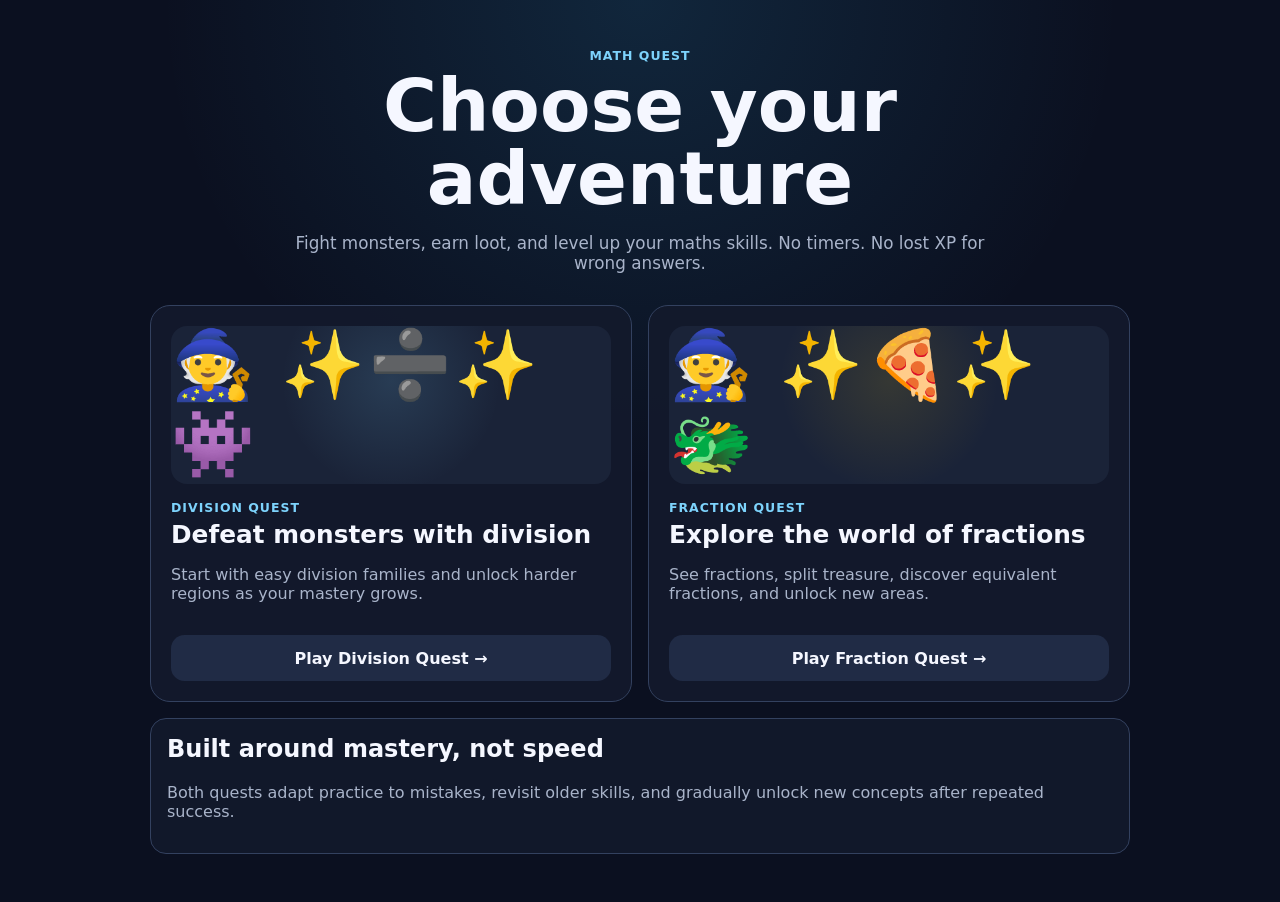
<file: index.html>
<!doctype html>
<html lang="en">
<head>
  <meta charset="utf-8" />
  <meta name="viewport" content="width=device-width, initial-scale=1" />
  <meta name="theme-color" content="#111827" />
  <title>Math Quest</title>
  <link rel="stylesheet" href="styles.css" />
  <link rel="stylesheet" href="launcher.css" />
</head>
<body>
  <main class="app-shell launcher-shell">
    <header class="launcher-header">
      <p class="eyebrow">Math Quest</p>
      <h1>Choose your adventure</h1>
      <p>Fight monsters, earn loot, and level up your maths skills. No timers. No lost XP for wrong answers.</p>
    </header>

    <section class="quest-grid" aria-label="Choose a maths quest">
      <a class="quest-card division-card" href="division.html">
        <div class="quest-art" aria-hidden="true">🧙 ✨➗✨ 👾</div>
        <div>
          <p class="eyebrow">Division Quest</p>
          <h2>Defeat monsters with division</h2>
          <p>Start with easy division families and unlock harder regions as your mastery grows.</p>
        </div>
        <span class="quest-button">Play Division Quest →</span>
      </a>

      <a class="quest-card fraction-card" href="fraction.html">
        <div class="quest-art" aria-hidden="true">🧙 ✨🍕✨ 🐲</div>
        <div>
          <p class="eyebrow">Fraction Quest</p>
          <h2>Explore the world of fractions</h2>
          <p>See fractions, split treasure, discover equivalent fractions, and unlock new areas.</p>
        </div>
        <span class="quest-button">Play Fraction Quest →</span>
      </a>
    </section>

    <section class="parent-note">
      <h2>Built around mastery, not speed</h2>
      <p>Both quests adapt practice to mistakes, revisit older skills, and gradually unlock new concepts after repeated success.</p>
    </section>
  </main>
</body>
</html>
</file>
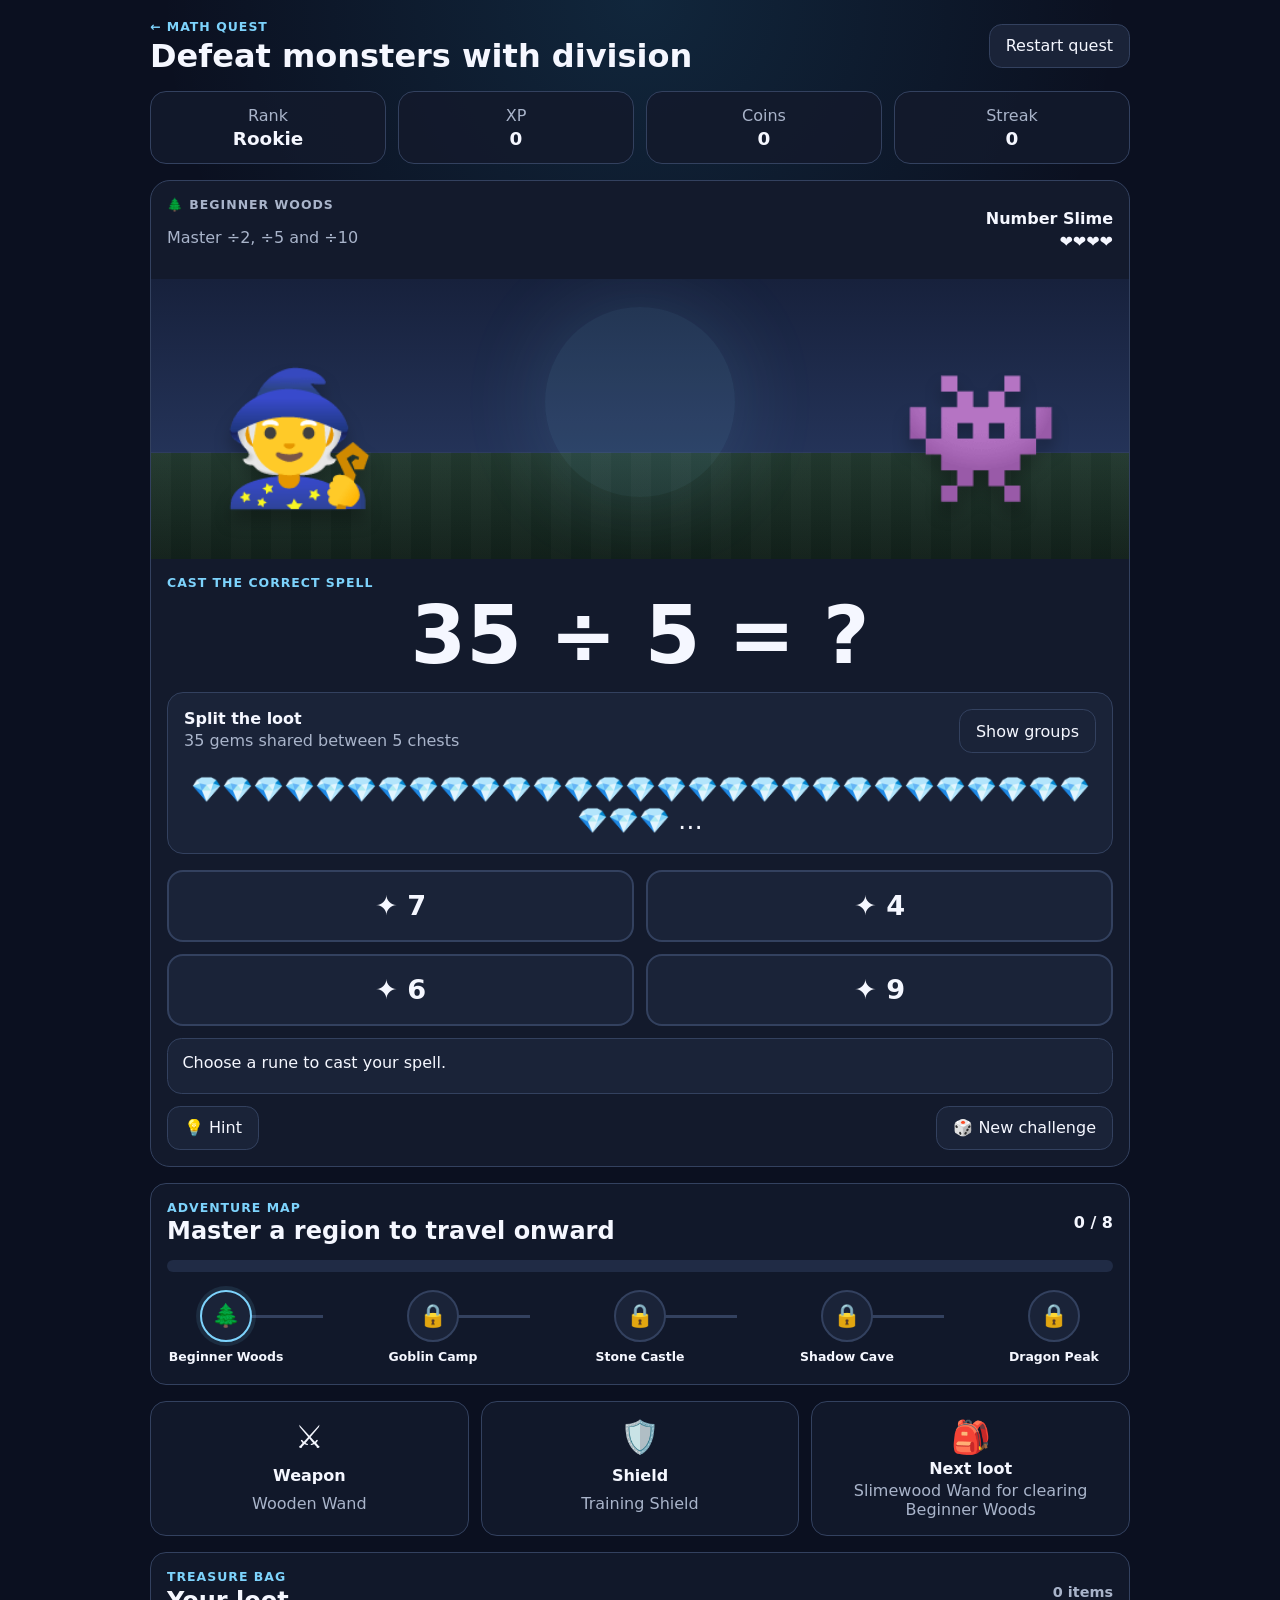
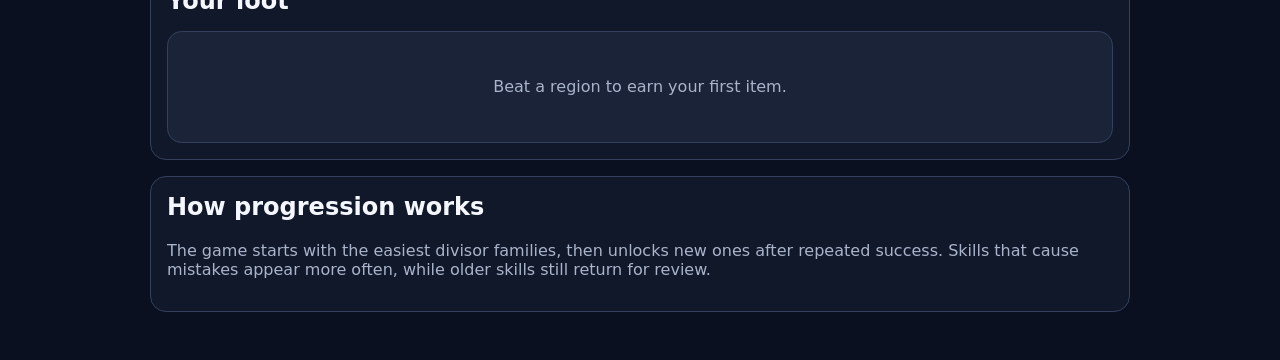
<file: division.html>
<!doctype html>
<html lang="en">
<head>
  <meta charset="utf-8" />
  <meta name="viewport" content="width=device-width, initial-scale=1" />
  <meta name="theme-color" content="#111827" />
  <title>Division Quest</title>
  <link rel="stylesheet" href="styles.css" />
</head>
<body>
  <main class="app-shell">
    <header class="topbar">
      <div>
        <a href="index.html" class="eyebrow" style="text-decoration:none">← Math Quest</a>
        <h1>Defeat monsters with division</h1>
      </div>
      <button id="resetGame" class="secondary-button" type="button">Restart quest</button>
    </header>

    <section class="stats" aria-label="Player stats">
      <div class="stat-card"><span>Rank</span><strong id="rank">Rookie</strong></div>
      <div class="stat-card"><span>XP</span><strong id="xp">0</strong></div>
      <div class="stat-card"><span>Coins</span><strong id="coins">0</strong></div>
      <div class="stat-card"><span>Streak</span><strong id="streak">0</strong></div>
    </section>

    <section class="battle-card">
      <div class="battle-header">
        <div>
          <p class="eyebrow" id="zoneName">Beginner Woods</p>
          <p id="zoneGoal">Master ÷2, ÷5 and ÷10</p>
        </div>
        <div class="enemy-meta">
          <strong id="enemyName">Number Slime</strong>
          <div id="enemyHearts" class="hearts" aria-label="Enemy health"></div>
        </div>
      </div>

      <div class="battle-scene" aria-label="Battle scene">
        <div class="sky-glow"></div>
        <div class="ground"></div>
        <div id="hero" class="fighter hero" aria-label="Player wizard">🧙</div>
        <div id="spellOrb" class="spell-orb" aria-hidden="true">✨➗✨</div>
        <div id="monster" class="fighter monster" aria-label="Enemy">👾</div>
      </div>

      <div class="problem-panel">
        <p class="eyebrow">Cast the correct spell</p>
        <div id="question" class="question">20 ÷ 5 = ?</div>

        <div class="visual-math">
          <div class="visual-copy">
            <strong>Split the loot</strong>
            <span id="visualLabel">20 gems shared between 5 chests</span>
          </div>
          <button id="showGroups" class="secondary-button" type="button">Show groups</button>
          <div id="groups" class="groups" aria-live="polite"></div>
        </div>

        <div id="answers" class="answers" aria-label="Answer choices"></div>

        <div id="feedback" class="feedback" aria-live="polite">
          Choose a rune to cast your spell.
        </div>

        <div class="problem-actions">
          <button id="hintButton" class="secondary-button" type="button">💡 Hint</button>
          <button id="newProblemButton" class="secondary-button" type="button">🎲 New challenge</button>
        </div>
      </div>
    </section>

    <section class="progress-card">
      <div class="section-heading">
        <div>
          <p class="eyebrow">Adventure map</p>
          <h2>Master a region to travel onward</h2>
        </div>
        <strong id="masteryLabel">0 / 8</strong>
      </div>
      <div class="progress-track"><div id="masteryBar" class="progress-fill"></div></div>
      <div id="adventureMap" class="adventure-map" aria-label="Adventure map"></div>
    </section>

    <section class="loot-grid">
      <div class="loot-card"><span class="loot-icon">⚔️</span><strong>Weapon</strong><span id="weapon">Wooden Wand</span></div>
      <div class="loot-card"><span class="loot-icon">🛡️</span><strong>Shield</strong><span id="shield">Training Shield</span></div>
      <div class="loot-card"><span class="loot-icon">🎒</span><strong>Next loot</strong><span id="nextLoot">Silver Staff at 50 XP</span></div>
    </section>


    <section class="inventory-card">
      <div class="section-heading">
        <div>
          <p class="eyebrow">Treasure bag</p>
          <h2>Your loot</h2>
        </div>
        <span id="inventoryCount" class="inventory-count">0 items</span>
      </div>
      <div id="lootInventory" class="inventory-grid">
        <div class="empty-inventory">Beat a region to earn your first item.</div>
      </div>
    </section>

    <section class="parent-note">
      <h2>How progression works</h2>
      <p>The game starts with the easiest divisor families, then unlocks new ones after repeated success. Skills that cause mistakes appear more often, while older skills still return for review.</p>
    </section>
  </main>


  <div id="lootDrop" class="loot-drop hidden" role="dialog" aria-modal="true" aria-labelledby="lootDropTitle">
    <div class="loot-drop-card">
      <div class="loot-rays" aria-hidden="true"></div>
      <p class="eyebrow">Region complete</p>
      <div id="lootDropIcon" class="loot-drop-icon">🗡️</div>
      <h2 id="lootDropTitle">Loot found!</h2>
      <h3 id="lootDropName">Slimewood Wand</h3>
      <p id="lootDropDescription">A trophy from your adventure.</p>
      <button id="lootContinue" class="loot-continue" type="button">Take loot & continue →</button>
    </div>
  </div>


  <script src="app.js"></script>
</body>
</html>
</file>
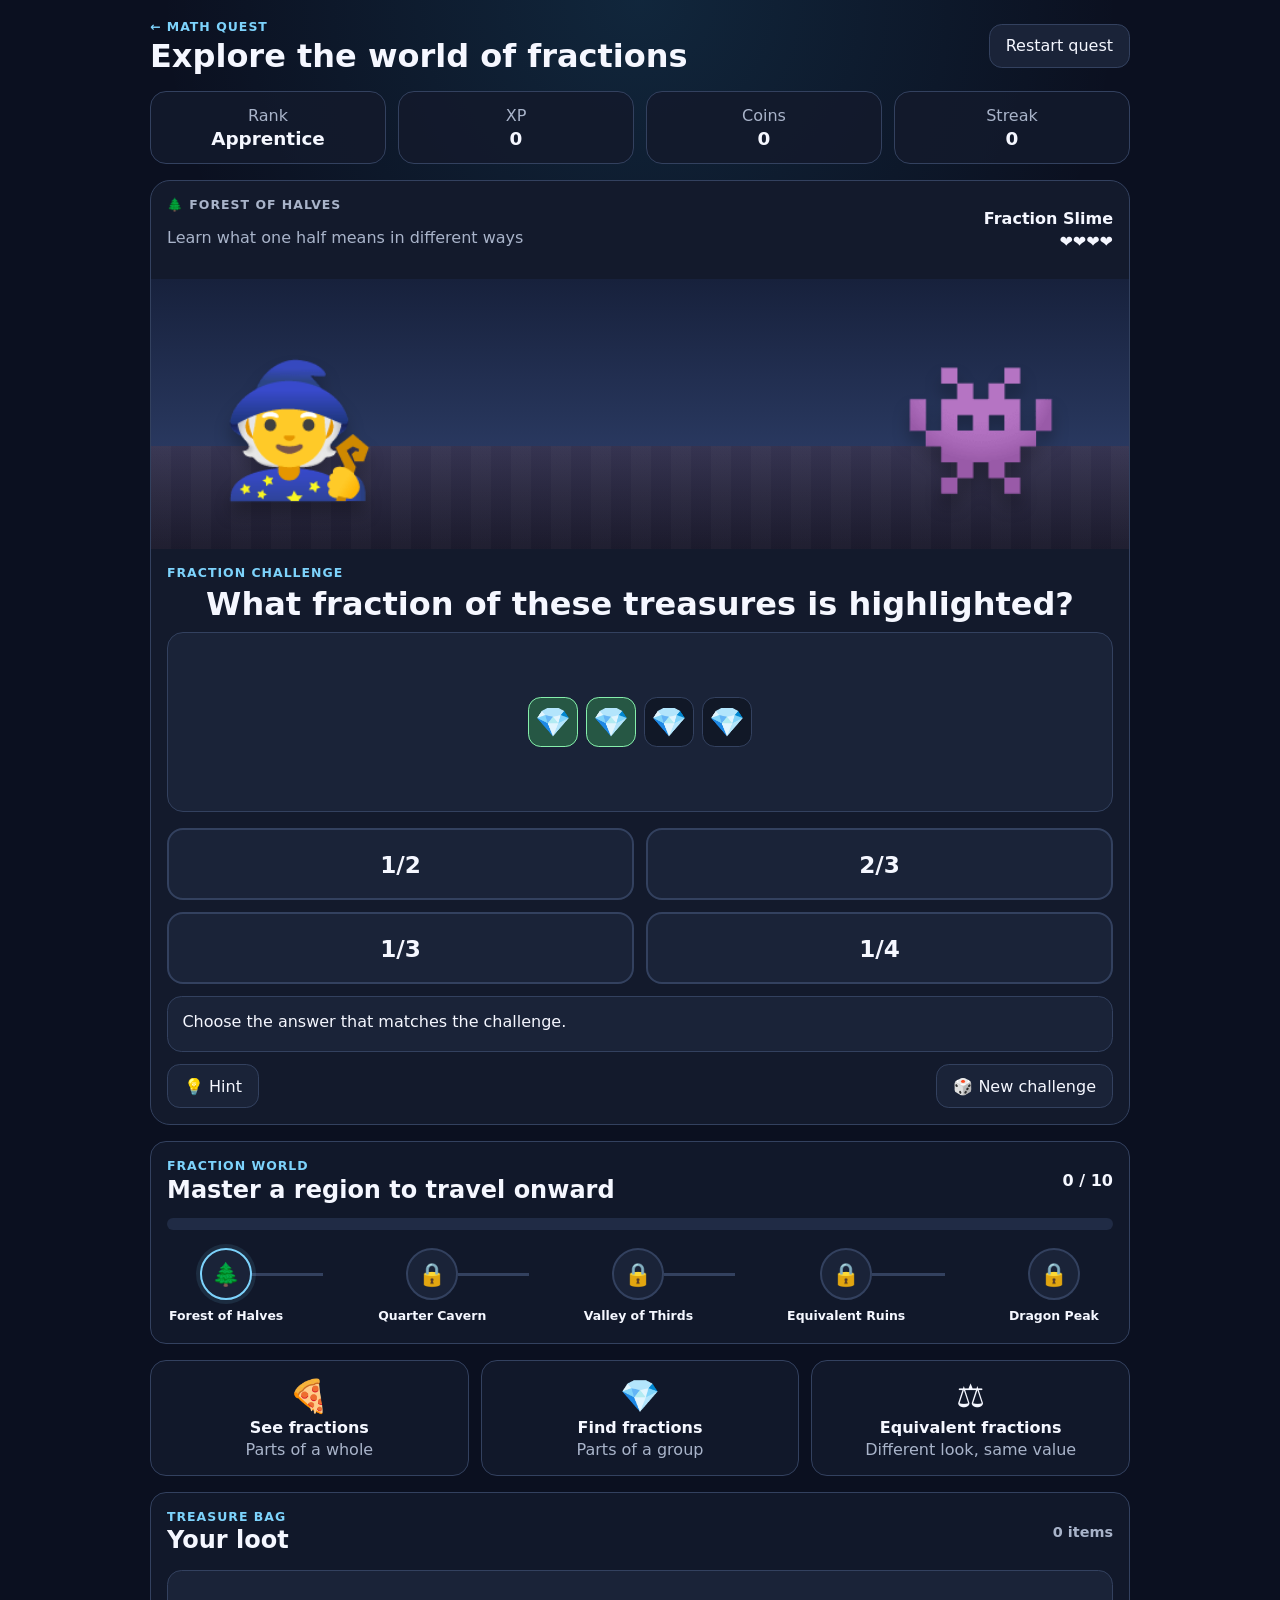
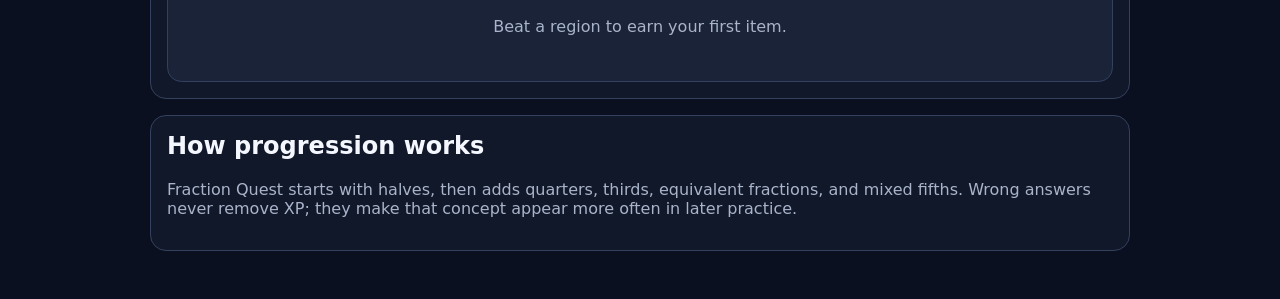
<file: fraction.html>
<!doctype html>
<html lang="en">
<head>
  <meta charset="utf-8" />
  <meta name="viewport" content="width=device-width, initial-scale=1" />
  <meta name="theme-color" content="#111827" />
  <title>Fraction Quest</title>
  <link rel="stylesheet" href="styles.css" />
  <link rel="stylesheet" href="fraction.css" />
</head>
<body>
  <main class="app-shell">
    <header class="topbar">
      <div>
        <a href="index.html" class="eyebrow" style="text-decoration:none">← Math Quest</a>
        <h1>Explore the world of fractions</h1>
      </div>
      <button id="resetFractionGame" class="secondary-button" type="button">Restart quest</button>
    </header>

    <section class="stats" aria-label="Player stats">
      <div class="stat-card"><span>Rank</span><strong id="fractionRank">Apprentice</strong></div>
      <div class="stat-card"><span>XP</span><strong id="fractionXp">0</strong></div>
      <div class="stat-card"><span>Coins</span><strong id="fractionCoins">0</strong></div>
      <div class="stat-card"><span>Streak</span><strong id="fractionStreak">0</strong></div>
    </section>

    <section class="battle-card">
      <div class="battle-header">
        <div>
          <p class="eyebrow" id="fractionZone">Forest of Halves</p>
          <p id="fractionSkill">Learn what 1/2 means</p>
        </div>
        <div class="enemy-meta">
          <strong id="fractionEnemyName">Fraction Slime</strong>
          <div id="fractionHearts" class="hearts" aria-label="Enemy health"></div>
        </div>
      </div>

      <div class="fraction-scene" aria-label="Fraction battle scene">
        <div class="fraction-ground"></div>
        <div id="fractionHero" class="fraction-fighter fraction-hero" aria-label="Player wizard">🧙</div>
        <div id="fractionOrb" class="fraction-orb" aria-hidden="true">✨🍕✨</div>
        <div id="fractionMonster" class="fraction-fighter fraction-monster" aria-label="Enemy">👾</div>
      </div>

      <div class="problem-panel">
        <p class="eyebrow">Fraction challenge</p>
        <h2 id="fractionPrompt" class="fraction-prompt">Which fraction matches the picture?</h2>

        <div id="fractionVisual" class="fraction-visual" aria-live="polite"></div>

        <div id="fractionAnswers" class="answers" aria-label="Answer choices"></div>

        <div id="fractionFeedback" class="feedback" aria-live="polite">
          Choose the answer that matches the picture.
        </div>

        <div class="problem-actions">
          <button id="fractionHint" class="secondary-button" type="button">💡 Hint</button>
          <button id="fractionNewProblem" class="secondary-button" type="button">🎲 New challenge</button>
        </div>
      </div>
    </section>

    <section class="progress-card">
      <div class="section-heading">
        <div>
          <p class="eyebrow">Fraction world</p>
          <h2>Master a region to travel onward</h2>
        </div>
        <strong id="fractionMasteryLabel">0 / 6</strong>
      </div>
      <div class="progress-track"><div id="fractionMasteryBar" class="progress-fill"></div></div>
      <div id="fractionMap" class="adventure-map" aria-label="Fraction adventure map"></div>
    </section>

    <section class="loot-grid">
      <div class="loot-card"><span class="loot-icon">🍕</span><strong>See fractions</strong><span>Parts of a whole</span></div>
      <div class="loot-card"><span class="loot-icon">💎</span><strong>Find fractions</strong><span>Parts of a group</span></div>
      <div class="loot-card"><span class="loot-icon">⚖️</span><strong>Equivalent fractions</strong><span>Different look, same value</span></div>
    </section>


    <section class="inventory-card">
      <div class="section-heading">
        <div>
          <p class="eyebrow">Treasure bag</p>
          <h2>Your loot</h2>
        </div>
        <span id="fractionInventoryCount" class="inventory-count">0 items</span>
      </div>
      <div id="fractionLootInventory" class="inventory-grid">
        <div class="empty-inventory">Beat a region to earn your first item.</div>
      </div>
    </section>

    <section class="parent-note">
      <h2>How progression works</h2>
      <p>Fraction Quest starts with halves, then adds quarters, thirds, equivalent fractions, and mixed fifths. Wrong answers never remove XP; they make that concept appear more often in later practice.</p>
    </section>
  </main>


  <div id="fractionLootDrop" class="loot-drop hidden" role="dialog" aria-modal="true" aria-labelledby="fractionLootDropTitle">
    <div class="loot-drop-card">
      <div class="loot-rays" aria-hidden="true"></div>
      <p class="eyebrow">Region complete</p>
      <div id="fractionLootDropIcon" class="loot-drop-icon">🪄</div>
      <h2 id="fractionLootDropTitle">Loot found!</h2>
      <h3 id="fractionLootDropName">Halfmoon Charm</h3>
      <p id="fractionLootDropDescription">A trophy from your adventure.</p>
      <button id="fractionLootContinue" class="loot-continue" type="button">Take loot & continue →</button>
    </div>
  </div>


  <script src="fraction.js"></script>
</body>
</html>
</file>
<file: styles.css>
:root {
  color-scheme: dark;
  --bg: #0b1020;
  --panel: #131a2c;
  --card: #1a2338;
  --card-2: #202b45;
  --text: #f5f7ff;
  --muted: #a9b4ca;
  --border: #33415f;
  --accent: #7dd3fc;
  --accent-strong: #38bdf8;
  --success: #86efac;
  --danger: #fca5a5;
  --gold: #facc15;
}

* { box-sizing: border-box; }

body {
  margin: 0;
  min-width: 320px;
  background:
    radial-gradient(circle at top, rgba(56,189,248,.13), transparent 30rem),
    var(--bg);
  color: var(--text);
  font-family: Inter, ui-sans-serif, system-ui, -apple-system, BlinkMacSystemFont, "Segoe UI", sans-serif;
}

button { font: inherit; }

button:focus-visible {
  outline: 3px solid var(--accent);
  outline-offset: 3px;
}

.app-shell {
  width: min(100% - 1.25rem, 980px);
  margin: 0 auto;
  padding: 1rem 0 3rem;
}

.topbar,
.battle-header,
.section-heading,
.problem-actions,
.visual-math {
  display: flex;
  align-items: center;
  justify-content: space-between;
  gap: 1rem;
  flex-wrap: wrap;
}

.topbar h1,
.section-heading h2 {
  margin: .15rem 0 0;
}

.eyebrow {
  margin: 0;
  color: var(--accent);
  font-weight: 800;
  text-transform: uppercase;
  letter-spacing: .08em;
  font-size: .78rem;
}

.secondary-button {
  min-height: 44px;
  border: 1px solid var(--border);
  background: var(--card);
  color: var(--text);
  border-radius: .8rem;
  padding: .65rem 1rem;
  cursor: pointer;
}

.secondary-button:hover { border-color: var(--accent); }

.stats {
  display: grid;
  grid-template-columns: repeat(4, 1fr);
  gap: .75rem;
  margin: 1rem 0;
}

.stat-card,
.loot-card,
.parent-note,
.progress-card {
  border: 1px solid var(--border);
  background: rgba(19,26,44,.88);
  border-radius: 1rem;
}

.stat-card {
  padding: .85rem;
  text-align: center;
}

.stat-card span,
.loot-card span:last-child,
.visual-copy span,
.battle-header p,
.parent-note p {
  color: var(--muted);
}

.stat-card strong {
  display: block;
  margin-top: .2rem;
  font-size: 1.15rem;
}

.battle-card {
  overflow: hidden;
  border: 1px solid var(--border);
  background: var(--panel);
  border-radius: 1.25rem;
}

.battle-header {
  padding: 1rem;
}

.enemy-meta { text-align: right; }

.hearts { margin-top: .25rem; }

.battle-scene {
  position: relative;
  min-height: 280px;
  overflow: hidden;
  background:
    linear-gradient(180deg, #17213c 0%, #243358 62%, #1c3329 62%, #14251e 100%);
}

.sky-glow {
  position: absolute;
  width: 190px;
  height: 190px;
  left: 50%;
  top: 28px;
  transform: translateX(-50%);
  border-radius: 50%;
  background: rgba(125,211,252,.1);
  box-shadow: 0 0 90px rgba(125,211,252,.14);
}

.ground {
  position: absolute;
  inset: auto 0 0;
  height: 38%;
  background:
    linear-gradient(rgba(255,255,255,.025), rgba(0,0,0,.15)),
    repeating-linear-gradient(90deg, rgba(255,255,255,.025) 0 20px, transparent 20px 40px);
}

.fighter {
  position: absolute;
  bottom: 16%;
  font-size: clamp(5rem, 13vw, 8rem);
  filter: drop-shadow(0 12px 8px rgba(0,0,0,.25));
  user-select: none;
}

.hero { left: 7%; }
.monster { right: 7%; }

.spell-orb {
  position: absolute;
  left: 28%;
  right: 28%;
  top: 44%;
  text-align: center;
  font-size: 2rem;
  opacity: 0;
}

.hero.cast { animation: cast .45s ease; }
.monster.hit { animation: hit .38s ease; }
.spell-orb.go { animation: orb .6s ease; }

@keyframes cast {
  50% { transform: translateY(-12px) scale(1.06); }
}

@keyframes hit {
  25% { transform: translateX(-12px) rotate(-5deg); }
  65% { transform: translateX(8px) rotate(4deg); }
}

@keyframes orb {
  0% { opacity: 0; transform: translateX(-90px) scale(.6); }
  30% { opacity: 1; }
  100% { opacity: 0; transform: translateX(110px) scale(1.25); }
}

.problem-panel { padding: 1rem; }

.question {
  margin: .4rem 0 1rem;
  text-align: center;
  font-size: clamp(2.6rem, 9vw, 5rem);
  line-height: 1;
  font-weight: 900;
}

.visual-math {
  align-items: flex-start;
  border: 1px solid var(--border);
  background: var(--card);
  border-radius: 1rem;
  padding: 1rem;
}

.visual-copy {
  display: grid;
  gap: .2rem;
}

.groups {
  flex-basis: 100%;
  display: flex;
  flex-wrap: wrap;
  justify-content: center;
  gap: .5rem;
  min-height: 58px;
  padding-top: .35rem;
}

.gem-cloud {
  font-size: 1.55rem;
  line-height: 1.25;
  text-align: center;
  overflow-wrap: anywhere;
}

.chest {
  min-width: 64px;
  padding: .45rem;
  border: 1px solid var(--border);
  border-radius: .8rem;
  background: var(--card-2);
  text-align: center;
}

.chest-gems {
  font-size: .9rem;
  overflow-wrap: anywhere;
}

.answers {
  display: grid;
  grid-template-columns: repeat(2, 1fr);
  gap: .75rem;
  margin-top: 1rem;
}

.answer-button {
  min-height: 72px;
  border: 2px solid var(--border);
  background: var(--card);
  color: var(--text);
  border-radius: 1rem;
  font-size: 1.7rem;
  font-weight: 900;
  cursor: pointer;
}

.answer-button:hover:not(:disabled) {
  border-color: var(--accent);
  transform: translateY(-1px);
}

.answer-button:disabled {
  opacity: .4;
  cursor: default;
}

.feedback {
  min-height: 56px;
  margin-top: .75rem;
  padding: .9rem;
  border-radius: .9rem;
  border: 1px solid var(--border);
  background: var(--card);
}

.problem-actions { margin-top: .75rem; }

.progress-card,
.parent-note {
  margin-top: 1rem;
  padding: 1rem;
}

.progress-track {
  height: 12px;
  background: var(--card-2);
  border-radius: 999px;
  overflow: hidden;
  margin-top: .9rem;
}

.progress-fill {
  height: 100%;
  width: 0%;
  background: linear-gradient(90deg, var(--accent), var(--success));
  border-radius: inherit;
  transition: width .3s ease;
}

.adventure-map {
  display: flex;
  align-items: flex-start;
  justify-content: space-between;
  gap: .5rem;
  overflow-x: auto;
  padding: 1.15rem .1rem .25rem;
}

.map-node {
  position: relative;
  min-width: 115px;
  text-align: center;
  color: var(--muted);
}

.map-node::after {
  content: "";
  position: absolute;
  top: 25px;
  left: 72%;
  width: 62%;
  height: 3px;
  background: var(--border);
}

.map-node:last-child::after { display: none; }

.map-icon {
  position: relative;
  z-index: 1;
  display: grid;
  place-items: center;
  width: 52px;
  height: 52px;
  margin: auto;
  border: 2px solid var(--border);
  border-radius: 50%;
  background: var(--card);
  font-size: 1.4rem;
}

.map-node.current .map-icon {
  border-color: var(--accent);
  box-shadow: 0 0 0 4px rgba(125,211,252,.1);
}

.map-node.done .map-icon {
  border-color: var(--success);
}

.map-node strong {
  display: block;
  margin-top: .45rem;
  color: var(--text);
  font-size: .78rem;
}

.loot-grid {
  display: grid;
  grid-template-columns: repeat(3, 1fr);
  gap: .75rem;
  margin-top: 1rem;
}

.loot-card {
  padding: 1rem;
  text-align: center;
  display: grid;
  gap: .2rem;
}

.loot-icon { font-size: 2rem; }

.parent-note h2 { margin-top: 0; }

@media (max-width: 640px) {
  .stats { grid-template-columns: repeat(2, 1fr); }
  .loot-grid { grid-template-columns: 1fr; }
  .battle-scene { min-height: 220px; }
  .fighter { bottom: 18%; }
  .hero { left: 4%; }
  .monster { right: 4%; }
  .enemy-meta { text-align: left; }
}

@media (prefers-reduced-motion: reduce) {
  *, *::before, *::after {
    scroll-behavior: auto !important;
    animation: none !important;
    transition: none !important;
  }
}

.inventory-card {
  margin-top: 1rem;
  padding: 1rem;
  border: 1px solid var(--border);
  border-radius: 1rem;
  background: rgba(19,26,44,.88);
}

.inventory-count {
  color: var(--muted);
  font-size: .9rem;
  font-weight: 700;
}

.inventory-grid {
  display: grid;
  grid-template-columns: repeat(auto-fit, minmax(150px, 1fr));
  gap: .75rem;
  margin-top: 1rem;
}

.inventory-item,
.empty-inventory {
  min-height: 112px;
  padding: .85rem;
  border: 1px solid var(--border);
  border-radius: .9rem;
  background: var(--card);
}

.inventory-item {
  display: grid;
  align-content: center;
  justify-items: center;
  gap: .2rem;
  text-align: center;
}

.inventory-item-icon {
  font-size: 2rem;
}

.inventory-item small,
.empty-inventory {
  color: var(--muted);
}

.empty-inventory {
  display: grid;
  place-items: center;
  text-align: center;
}

.loot-drop {
  position: fixed;
  z-index: 1000;
  inset: 0;
  display: grid;
  place-items: center;
  padding: 1rem;
  background: rgba(4,8,18,.82);
  backdrop-filter: blur(7px);
}

.loot-drop.hidden {
  display: none;
}

.loot-drop-card {
  position: relative;
  width: min(100%, 430px);
  overflow: hidden;
  padding: 1.5rem;
  border: 2px solid var(--gold);
  border-radius: 1.4rem;
  background: var(--panel);
  box-shadow: 0 24px 80px rgba(0,0,0,.45);
  text-align: center;
}

.loot-rays {
  position: absolute;
  width: 260px;
  height: 260px;
  top: -135px;
  left: 50%;
  transform: translateX(-50%);
  border-radius: 50%;
  background: radial-gradient(circle, rgba(250,204,21,.3), rgba(250,204,21,0) 70%);
  pointer-events: none;
}

.loot-drop-icon {
  position: relative;
  margin: .7rem 0 .2rem;
  font-size: 5rem;
  filter: drop-shadow(0 6px 14px rgba(250,204,21,.25));
  animation: loot-pop .5s ease;
}

.loot-drop-card h2 {
  margin: .2rem 0;
}

.loot-drop-card h3 {
  margin: .35rem 0;
  color: var(--gold);
  font-size: 1.4rem;
}

.loot-drop-card p:not(.eyebrow) {
  color: var(--muted);
}

.loot-continue {
  width: 100%;
  min-height: 50px;
  margin-top: .7rem;
  border: 0;
  border-radius: .9rem;
  background: var(--gold);
  color: #181200;
  font-weight: 900;
  cursor: pointer;
}

@keyframes loot-pop {
  0% { transform: scale(.45) rotate(-10deg); opacity: 0; }
  70% { transform: scale(1.12) rotate(3deg); opacity: 1; }
  100% { transform: scale(1) rotate(0); }
}
</file>
<file: launcher.css>
.launcher-shell {
  padding-top: 2rem;
}

.launcher-header {
  max-width: 720px;
  margin: 1rem auto 2rem;
  text-align: center;
}

.launcher-header h1 {
  margin: .35rem 0 .75rem;
  font-size: clamp(2.2rem, 8vw, 4.6rem);
  line-height: 1;
}

.launcher-header > p:last-child {
  color: var(--muted);
  font-size: 1.05rem;
}

.quest-grid {
  display: grid;
  grid-template-columns: repeat(2, 1fr);
  gap: 1rem;
}

.quest-card {
  display: flex;
  min-height: 390px;
  flex-direction: column;
  justify-content: space-between;
  gap: 1rem;
  padding: 1.25rem;
  border: 1px solid var(--border);
  border-radius: 1.25rem;
  background: rgba(19,26,44,.92);
  color: var(--text);
  text-decoration: none;
  transition: transform .16s ease, border-color .16s ease;
}

.quest-card:hover {
  transform: translateY(-3px);
  border-color: var(--accent);
}

.quest-card:focus-visible {
  outline: 3px solid var(--accent);
  outline-offset: 4px;
}

.quest-card h2 {
  margin: .35rem 0 .5rem;
  font-size: 1.55rem;
}

.quest-card p:not(.eyebrow) {
  color: var(--muted);
}

.quest-art {
  display: grid;
  min-height: 150px;
  place-items: center;
  border-radius: 1rem;
  background:
    radial-gradient(circle at 50% 35%, rgba(125,211,252,.14), transparent 45%),
    var(--card);
  font-size: clamp(2.3rem, 7vw, 4.2rem);
  letter-spacing: .15rem;
}

.fraction-card .quest-art {
  background:
    radial-gradient(circle at 50% 35%, rgba(250,204,21,.12), transparent 45%),
    var(--card);
}

.quest-button {
  display: inline-flex;
  min-height: 46px;
  align-items: center;
  justify-content: center;
  border-radius: .85rem;
  background: var(--card-2);
  font-weight: 800;
}

@media (max-width: 700px) {
  .quest-grid { grid-template-columns: 1fr; }
  .quest-card { min-height: 330px; }
}
</file>
<file: fraction.css>
.fraction-scene {
  position: relative;
  min-height: 270px;
  overflow: hidden;
  background: linear-gradient(180deg, #17213c 0%, #29385f 62%, #312f4d 62%, #201f34 100%);
}

.fraction-ground {
  position: absolute;
  inset: auto 0 0;
  height: 38%;
  background:
    linear-gradient(rgba(255,255,255,.025), rgba(0,0,0,.15)),
    repeating-linear-gradient(90deg, rgba(255,255,255,.025) 0 20px, transparent 20px 40px);
}

.fraction-fighter {
  position: absolute;
  bottom: 16%;
  font-size: clamp(5rem, 13vw, 8rem);
  filter: drop-shadow(0 12px 8px rgba(0,0,0,.25));
  user-select: none;
}

.fraction-hero { left: 7%; }
.fraction-monster { right: 7%; }

.fraction-orb {
  position: absolute;
  left: 28%;
  right: 28%;
  top: 44%;
  text-align: center;
  font-size: 2rem;
  opacity: 0;
}

.fraction-hero.cast { animation: fraction-cast .45s ease; }
.fraction-monster.hit { animation: fraction-hit .38s ease; }
.fraction-orb.go { animation: fraction-orb .6s ease; }

@keyframes fraction-cast {
  50% { transform: translateY(-12px) scale(1.06); }
}

@keyframes fraction-hit {
  25% { transform: translateX(-12px) rotate(-5deg); }
  65% { transform: translateX(8px) rotate(4deg); }
}

@keyframes fraction-orb {
  0% { opacity: 0; transform: translateX(-90px) scale(.6); }
  30% { opacity: 1; }
  100% { opacity: 0; transform: translateX(110px) scale(1.25); }
}

.fraction-prompt {
  margin: .3rem 0 .6rem;
  text-align: center;
  font-size: clamp(1.45rem, 5vw, 2rem);
}

.fraction-visual {
  display: flex;
  min-height: 180px;
  align-items: center;
  justify-content: center;
  padding: 1rem;
  border: 1px solid var(--border);
  border-radius: 1rem;
  background: var(--card);
}

.fraction-bar {
  display: flex;
  width: min(100%, 440px);
  height: 110px;
  overflow: hidden;
  border: 4px solid var(--border);
  border-radius: 1rem;
  background: #111827;
}

.fraction-piece {
  display: grid;
  flex: 1;
  place-items: center;
  border-right: 2px solid var(--border);
  font-size: 1.7rem;
}

.fraction-piece:last-child { border-right: 0; }

.fraction-piece.filled {
  background:
    radial-gradient(circle at 50% 45%, rgba(255,255,255,.18), transparent 45%),
    #367d62;
}

.circle-challenge {
  display: grid;
  place-items: center;
}

.fraction-circle {
  position: relative;
  display: grid;
  width: 150px;
  height: 150px;
  place-items: center;
  overflow: hidden;
  border: 5px solid var(--border);
  border-radius: 50%;
  background: linear-gradient(90deg, #367d62 0 50%, #111827 50% 100%);
  box-shadow: inset 0 0 0 3px rgba(255,255,255,.05);
}

.fraction-circle::after {
  content: "";
  position: absolute;
  top: 0;
  bottom: 0;
  left: calc(50% - 2px);
  width: 4px;
  background: var(--border);
}

.circle-icon {
  position: relative;
  z-index: 1;
  font-size: 3.4rem;
  filter: drop-shadow(0 3px 2px rgba(0,0,0,.35));
}

.gem-field {
  display: flex;
  max-width: 480px;
  flex-wrap: wrap;
  justify-content: center;
  gap: .5rem;
}

.fraction-gem {
  display: grid;
  width: 50px;
  height: 50px;
  place-items: center;
  border: 1px solid var(--border);
  border-radius: .8rem;
  background: #111827;
  font-size: 1.8rem;
}

.fraction-gem.selected {
  border-color: #86efac;
  background: #265744;
}

.half-of-pile {
  display: flex;
  max-width: 480px;
  flex-wrap: wrap;
  justify-content: center;
  gap: .35rem;
  font-size: 2.25rem;
}

.sharing-scene {
  display: grid;
  width: min(100%, 500px);
  grid-template-columns: 1fr 2fr 1fr;
  align-items: center;
  gap: .8rem;
  text-align: center;
}

.share-player {
  display: grid;
  gap: .25rem;
  place-items: center;
}

.share-player > span {
  font-size: 3.5rem;
}

.share-player small {
  min-width: 42px;
  padding: .25rem .5rem;
  border: 1px solid var(--border);
  border-radius: 999px;
  background: #111827;
  font-size: 1rem;
  font-weight: 900;
}

.share-pile {
  display: grid;
  gap: .45rem;
  padding: .75rem;
  border: 1px solid var(--border);
  border-radius: 1rem;
  background: #111827;
}

.share-pile > div {
  line-height: 1.35;
  overflow-wrap: anywhere;
  font-size: 1.35rem;
}

.choice-visual-grid {
  display: grid;
  width: min(100%, 520px);
  grid-template-columns: repeat(2, 1fr);
  gap: .75rem;
}

.mini-fraction-card {
  display: grid;
  gap: .55rem;
  padding: .75rem;
  border: 1px solid var(--border);
  border-radius: .8rem;
  background: #111827;
}

.mini-fraction-card > strong {
  font-size: 1.1rem;
}

.mini-bar {
  display: flex;
  height: 44px;
  overflow: hidden;
  border: 2px solid var(--border);
  border-radius: .55rem;
}

.mini-piece {
  flex: 1;
  border-right: 1px solid var(--border);
}

.mini-piece:last-child { border-right: 0; }

.mini-piece.filled {
  background: #367d62;
}

.equivalent-display {
  display: flex;
  align-items: center;
  justify-content: center;
  gap: 1.2rem;
  flex-wrap: wrap;
  text-align: center;
}

.big-fraction {
  min-width: 110px;
  padding: .8rem 1rem;
  border: 2px solid var(--border);
  border-radius: 1rem;
  font-size: 2.2rem;
  font-weight: 900;
}

.equal-symbol {
  font-size: 2.4rem;
  font-weight: 900;
  color: var(--accent);
}

.answer-button.fraction-answer {
  font-size: 1.45rem;
}

@media (max-width: 640px) {
  .fraction-scene { min-height: 220px; }
  .fraction-hero { left: 4%; }
  .fraction-monster { right: 4%; }
  .fraction-bar { height: 90px; }
  .fraction-circle { width: 125px; height: 125px; }
  .sharing-scene { grid-template-columns: 1fr 1.6fr 1fr; }
  .share-player > span { font-size: 2.8rem; }
}

@media (prefers-reduced-motion: reduce) {
  .fraction-hero.cast,
  .fraction-monster.hit,
  .fraction-orb.go {
    animation: none !important;
  }
}
</file>
